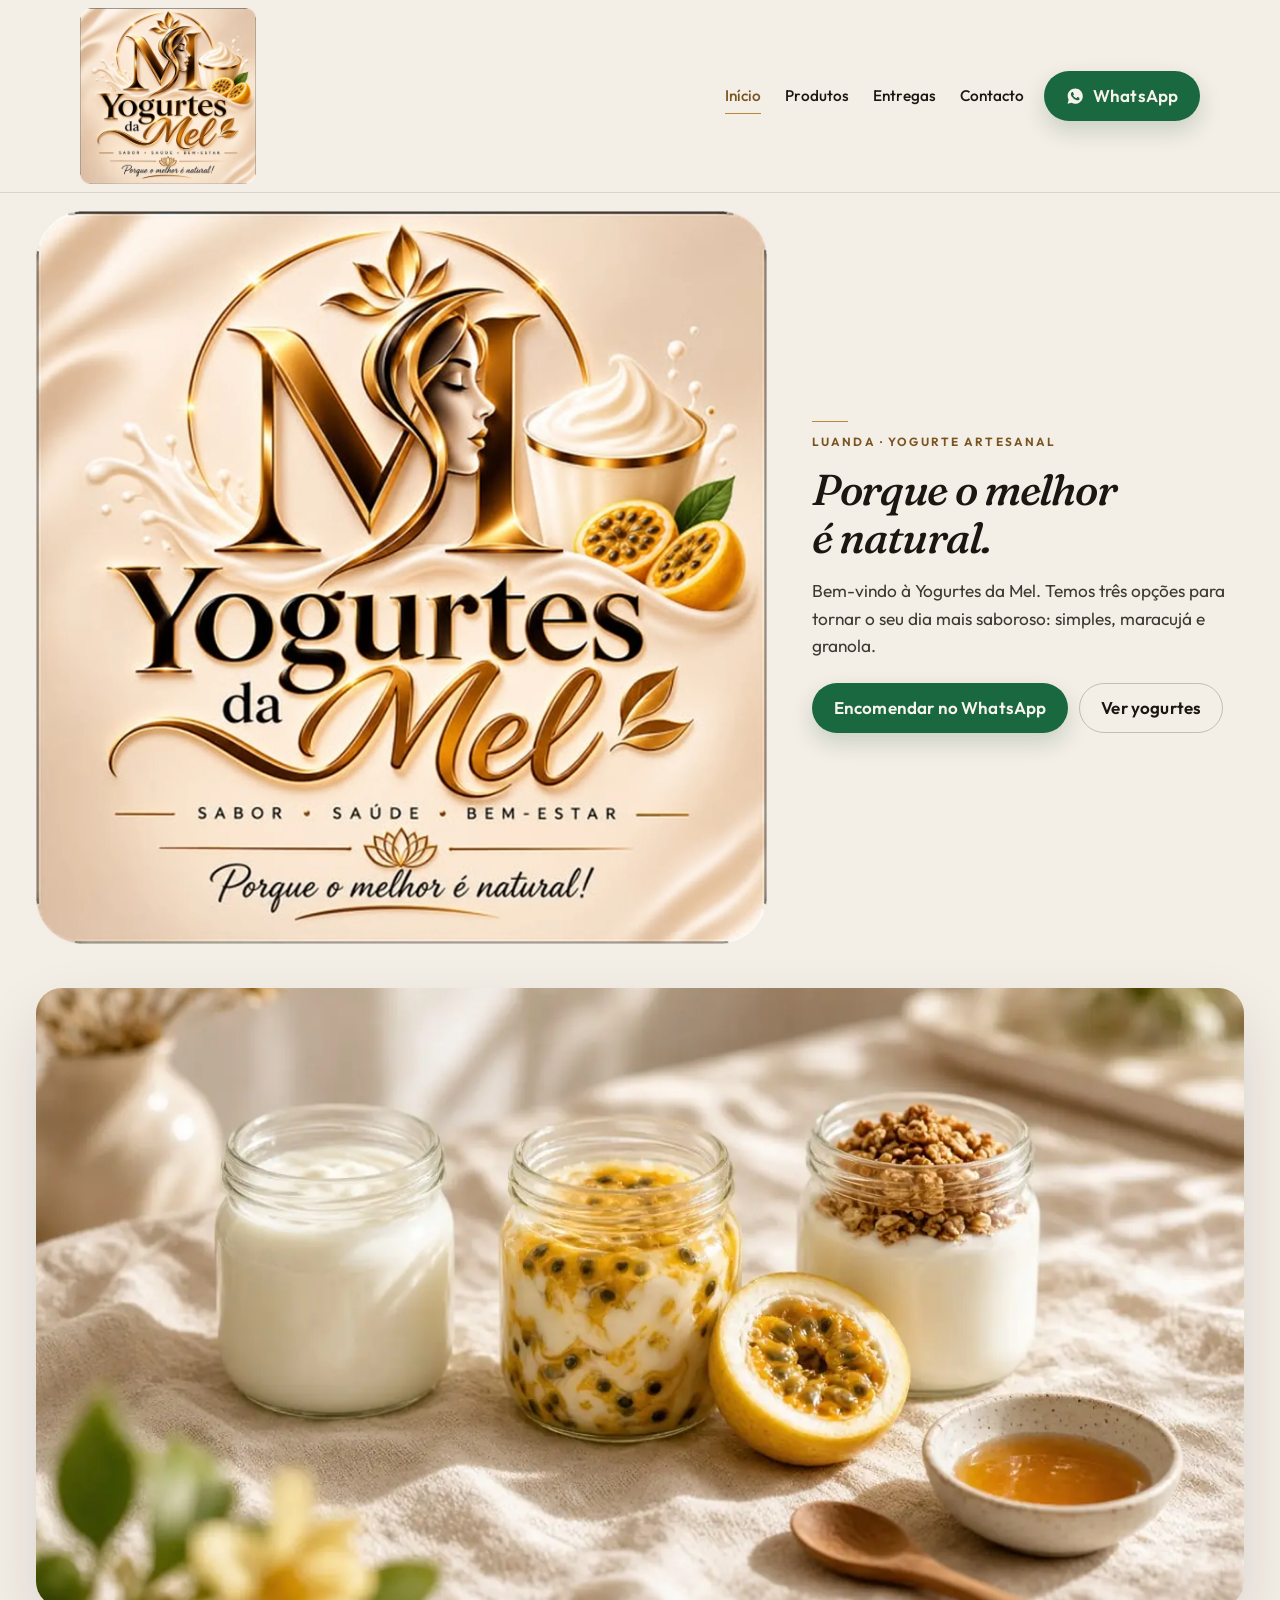
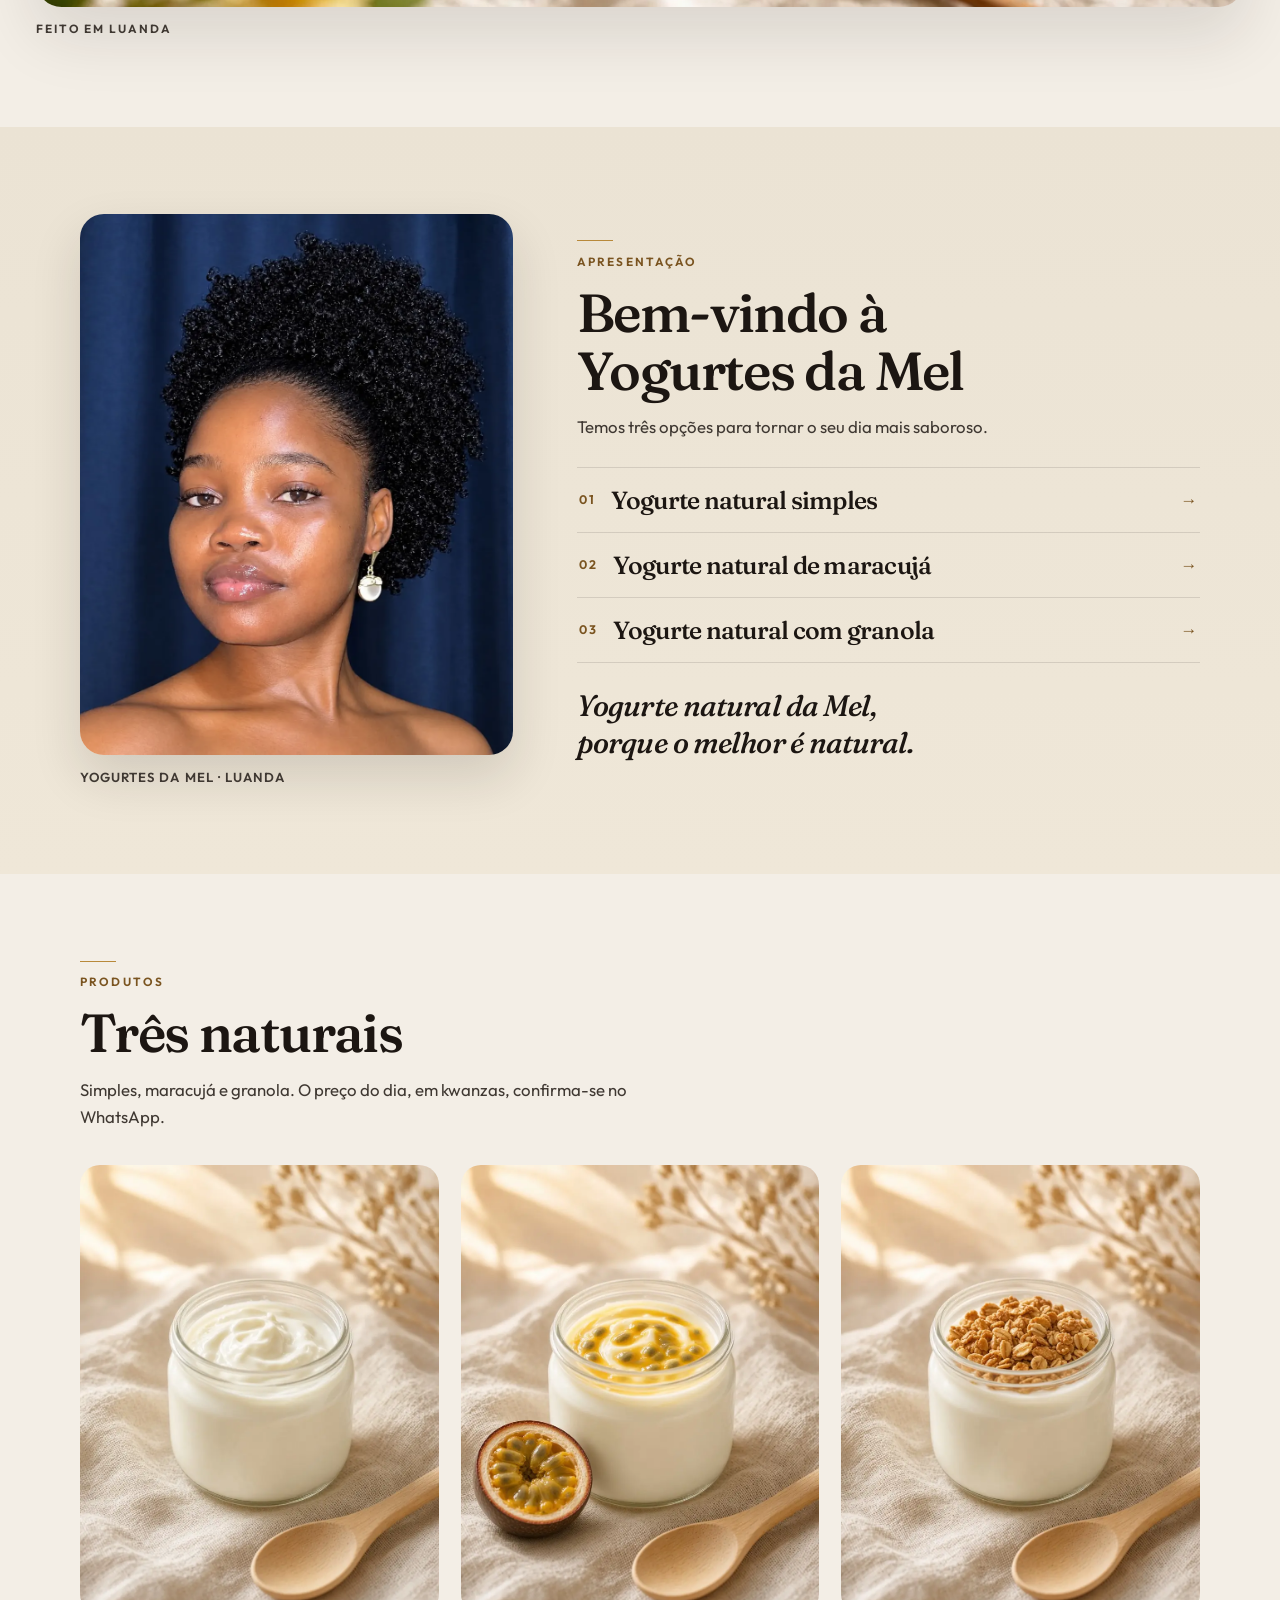
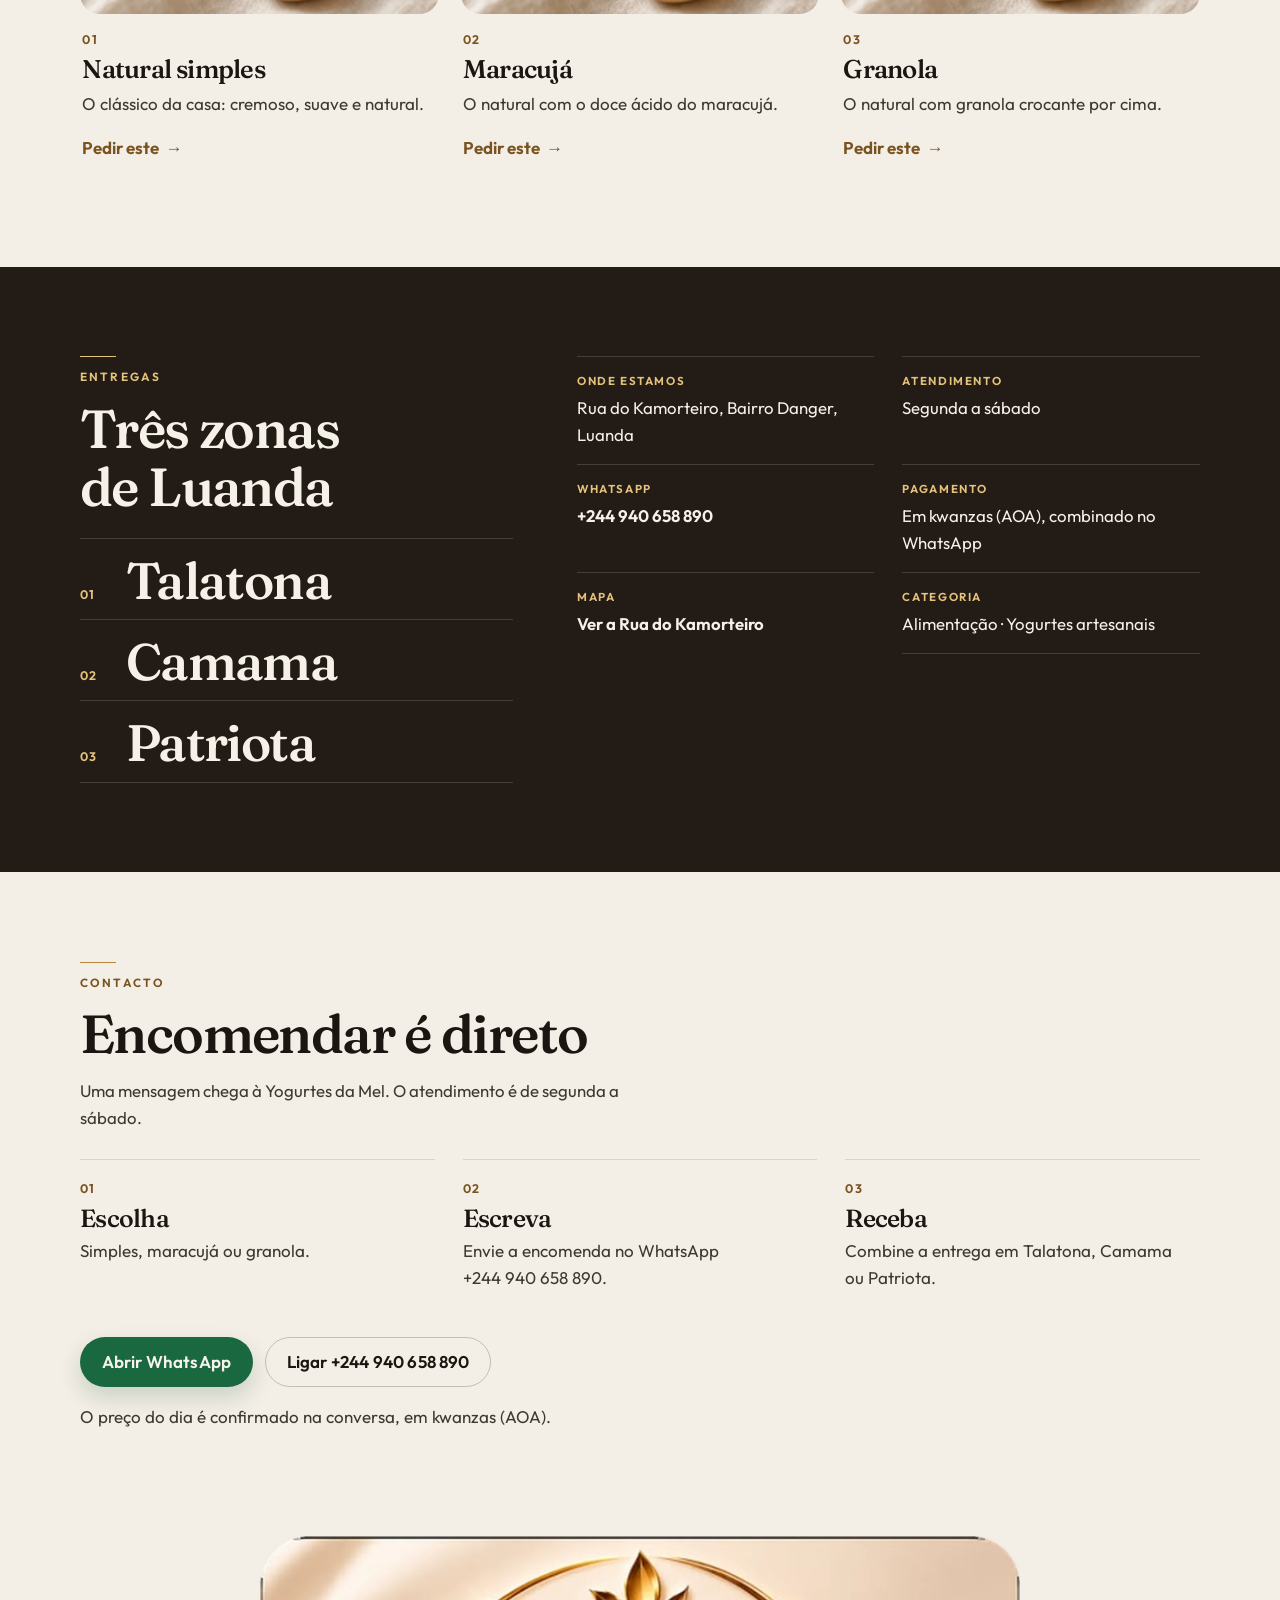
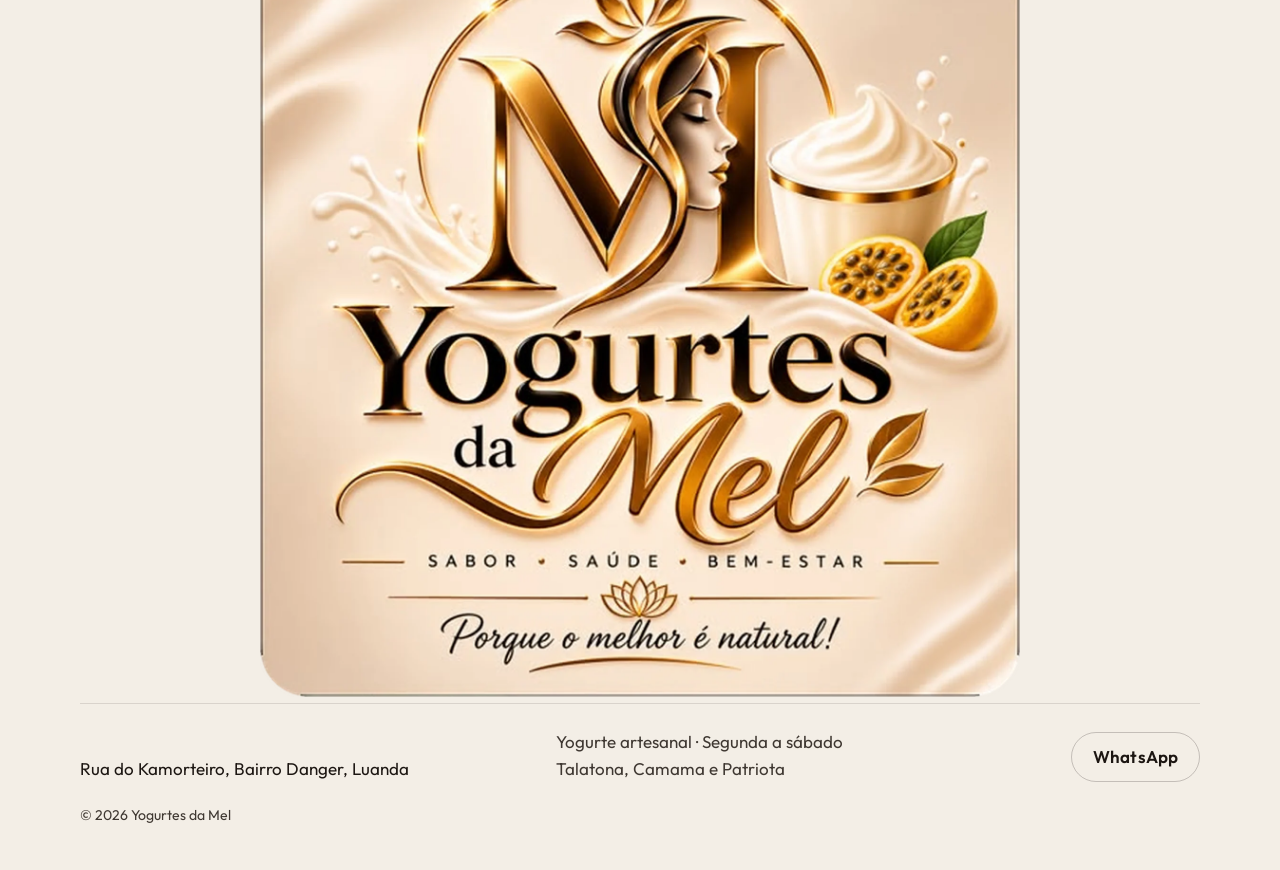
<file: index.html>
<!DOCTYPE html>
<html lang="pt">
  <head>
    <meta charset="utf-8">
    <meta name="viewport" content="width=device-width, initial-scale=1">
    <title>Yogurtes da Mel | Yogurte artesanal em Luanda</title>
    <meta name="description" content="Yogurte artesanal em Luanda: natural simples, maracujá e granola. Entregas em Talatona, Camama e Patriota. Encomende pelo WhatsApp.">
    <meta name="theme-color" content="#f7f1e8">
    <meta name="geo.region" content="AO-LUA">
    <meta name="geo.placename" content="Luanda">
    <meta property="og:locale" content="pt_AO">
    <meta property="og:type" content="website">
    <meta property="og:title" content="Yogurtes da Mel">
    <meta property="og:description" content="Yogurte natural simples, de maracujá e com granola. Entregas em Talatona, Camama e Patriota.">
    <meta property="og:image" content="images/capa.jpg">
    <meta name="twitter:card" content="summary_large_image">
    <link rel="icon" href="favicon.svg" type="image/svg+xml">
    <link rel="apple-touch-icon" href="images/icon-180.png">
    <link rel="manifest" href="site.webmanifest">
    <link rel="preload" as="image" href="logos/logo.webp" type="image/webp" fetchpriority="high">
    <link rel="preload" as="image" href="images/capa.webp" type="image/webp">
    <link rel="stylesheet" href="css/styles.css">
    <script type="application/ld+json">
      {
        "@context": "https://schema.org",
        "@type": "FoodEstablishment",
        "name": "Yogurtes da Mel",
        "image": "images/capa.jpg",
        "description": "Yogurte artesanal em Luanda. Natural simples, de maracujá e com granola.",
        "servesCuisine": "Yogurte artesanal",
        "address": {
          "@type": "PostalAddress",
          "streetAddress": "Rua do Kamorteiro, Bairro Danger",
          "addressLocality": "Luanda",
          "addressCountry": "AO"
        },
        "telephone": "+244940658890",
        "areaServed": ["Talatona", "Camama", "Patriota"],
        "currenciesAccepted": "AOA",
        "paymentAccepted": "A combinar pelo WhatsApp",
        "sameAs": ["https://wa.me/244940658890"],
        "makesOffer": [
          {
            "@type": "Offer",
            "priceCurrency": "AOA",
            "itemOffered": { "@type": "Product", "name": "Yogurte natural simples" }
          },
          {
            "@type": "Offer",
            "priceCurrency": "AOA",
            "itemOffered": { "@type": "Product", "name": "Yogurte natural de maracujá" }
          },
          {
            "@type": "Offer",
            "priceCurrency": "AOA",
            "itemOffered": { "@type": "Product", "name": "Yogurte natural com granola" }
          }
        ]
      }
    </script>
  </head>
  <body>
    <a class="skip" href="#conteudo">Saltar para o conteúdo</a>
    <header class="site-header">
      <div class="wrap header-inner">
        <a class="brand" href="#inicio">
          <picture>
            <source srcset="logos/logo.webp" type="image/webp">
            <img src="logos/logo.png" width="960" height="962" alt="Yogurtes da Mel">
          </picture>
        </a>
        <button class="nav-toggle" type="button" aria-expanded="false" aria-controls="menu">Menu</button>
        <nav id="menu" class="site-nav" aria-label="Secções">
          <a href="#inicio">Início</a>
          <a href="#produtos">Produtos</a>
          <a href="#entregas">Entregas</a>
          <a href="#contacto">Contacto</a>
          <a class="btn btn-leaf nav-wa" href="https://wa.me/244940658890?text=Ol%C3%A1%2C%20Yogurtes%20da%20Mel!%20Gostaria%20de%20fazer%20uma%20encomenda.">WhatsApp</a>
        </nav>
        <a class="btn btn-leaf header-cta" href="https://wa.me/244940658890?text=Ol%C3%A1%2C%20Yogurtes%20da%20Mel!%20Gostaria%20de%20fazer%20uma%20encomenda.">
          <svg viewBox="0 0 24 24" aria-hidden="true"><path fill="currentColor" d="M12.04 2C6.58 2 2.15 6.4 2.15 11.83c0 1.74.46 3.44 1.34 4.94L2 22l5.39-1.41a10 10 0 0 0 4.65 1.18h.01c5.46 0 9.89-4.4 9.89-9.83C21.94 6.4 17.5 2 12.04 2zm5.76 14.05c-.24.68-1.4 1.25-1.94 1.33-.5.07-1.12.1-1.81-.11-.41-.13-.95-.31-1.63-.61-2.87-1.24-4.74-4.13-4.88-4.32-.14-.19-1.16-1.54-1.16-2.94s.73-2.08 1-2.37c.24-.27.64-.4 1.02-.4.12 0 .23 0 .33.01.29.01.43.03.62.48.24.57.82 1.99.89 2.14.07.14.12.32.02.51-.09.19-.14.31-.27.48-.13.16-.28.36-.4.48-.13.13-.27.28-.12.54.16.27.7 1.15 1.5 1.86 1.03.92 1.9 1.2 2.17 1.34.27.13.43.11.59-.07.16-.18.68-.79.86-1.06.18-.27.36-.22.6-.13.24.09 1.53.72 1.79.85.26.13.44.2.5.31.07.11.07.64-.17 1.32z"/></svg>
          WhatsApp
        </a>
      </div>
    </header>

    <main id="conteudo">
      <section class="hero" id="inicio">
        <div class="hero-layout">
          <h1 class="hero-logo">
            <picture>
              <source srcset="logos/logo.webp" type="image/webp">
              <img src="logos/logo.png" width="960" height="962" alt="Yogurtes da Mel" fetchpriority="high">
            </picture>
          </h1>
          <div class="hero-copy">
            <p class="eyebrow">Luanda · Yogurte artesanal</p>
            <p class="tagline">Porque o melhor é natural.</p>
            <p class="lede">Bem-vindo à Yogurtes da Mel. Temos três opções para tornar o seu dia mais saboroso: simples, maracujá e granola.</p>
            <div class="actions">
              <a class="btn btn-leaf" href="https://wa.me/244940658890?text=Ol%C3%A1%2C%20Yogurtes%20da%20Mel!%20Gostaria%20de%20fazer%20uma%20encomenda.">Encomendar no WhatsApp</a>
              <a class="btn btn-ghost" href="#produtos">Ver yogurtes</a>
            </div>
          </div>
        </div>
        <figure class="hero-photo">
          <picture>
            <source srcset="images/capa.webp" type="image/webp">
            <img src="images/capa.jpg" width="1280" height="720" alt="Três frascos de yogurte natural da Mel: simples, maracujá e granola, sobre uma mesa de linho.">
          </picture>
          <figcaption class="chip">Feito em Luanda</figcaption>
        </figure>
      </section>

      <section class="section" id="marca" aria-labelledby="marca-titulo">
        <div class="wrap split">
          <figure class="portrait">
            <picture>
              <source srcset="images/perfil.webp" type="image/webp">
              <img src="images/perfil.jpg" width="1080" height="1203" alt="Fotografia de perfil de Yogurtes da Mel." loading="lazy">
            </picture>
            <figcaption>Yogurtes da Mel · Luanda</figcaption>
          </figure>
          <div>
            <p class="eyebrow">Apresentação</p>
            <h2 id="marca-titulo">Bem-vindo à Yogurtes da Mel</h2>
            <p class="section-intro">Temos três opções para tornar o seu dia mais saboroso.</p>
            <ol class="option-list">
              <li>
                <a href="#simples">
                  <span class="num">01</span>
                  <strong>Yogurte natural simples</strong>
                  <span class="arrow" aria-hidden="true">→</span>
                </a>
              </li>
              <li>
                <a href="#maracuja">
                  <span class="num">02</span>
                  <strong>Yogurte natural de maracujá</strong>
                  <span class="arrow" aria-hidden="true">→</span>
                </a>
              </li>
              <li>
                <a href="#granola">
                  <span class="num">03</span>
                  <strong>Yogurte natural com granola</strong>
                  <span class="arrow" aria-hidden="true">→</span>
                </a>
              </li>
            </ol>
            <p class="sign">Yogurte natural da Mel, porque o melhor é natural.</p>
          </div>
        </div>
      </section>

      <section class="section" id="produtos" aria-labelledby="produtos-titulo">
        <div class="wrap">
          <div class="section-head">
            <p class="eyebrow">Produtos</p>
            <h2 id="produtos-titulo">Três naturais</h2>
            <p class="section-intro">Simples, maracujá e granola. O preço do dia, em kwanzas, confirma-se no WhatsApp.</p>
          </div>
          <div class="product-grid">
            <article class="card" id="simples">
              <picture>
                <source srcset="images/simples.webp" type="image/webp">
                <img src="images/simples.jpg" width="864" height="1152" alt="Yogurte natural simples num frasco de vidro." loading="lazy">
              </picture>
              <div class="card-body">
                <span class="num">01</span>
                <h3>Natural simples</h3>
                <p>O clássico da casa: cremoso, suave e natural.</p>
                <a class="order-link" href="https://wa.me/244940658890?text=Ol%C3%A1%2C%20Yogurtes%20da%20Mel!%20Quero%20encomendar%20yogurte%20natural%20simples.">Pedir este <span aria-hidden="true">→</span></a>
              </div>
            </article>
            <article class="card" id="maracuja">
              <picture>
                <source srcset="images/maracuja.webp" type="image/webp">
                <img src="images/maracuja.jpg" width="864" height="1152" alt="Yogurte natural de maracujá com polpa e um maracujá cortado ao lado." loading="lazy">
              </picture>
              <div class="card-body">
                <span class="num">02</span>
                <h3>Maracujá</h3>
                <p>O natural com o doce ácido do maracujá.</p>
                <a class="order-link" href="https://wa.me/244940658890?text=Ol%C3%A1%2C%20Yogurtes%20da%20Mel!%20Quero%20encomendar%20yogurte%20natural%20de%20maracuj%C3%A1.">Pedir este <span aria-hidden="true">→</span></a>
              </div>
            </article>
            <article class="card" id="granola">
              <picture>
                <source srcset="images/granola.webp" type="image/webp">
                <img src="images/granola.jpg" width="864" height="1152" alt="Yogurte natural coberto com granola." loading="lazy">
              </picture>
              <div class="card-body">
                <span class="num">03</span>
                <h3>Granola</h3>
                <p>O natural com granola crocante por cima.</p>
                <a class="order-link" href="https://wa.me/244940658890?text=Ol%C3%A1%2C%20Yogurtes%20da%20Mel!%20Quero%20encomendar%20yogurte%20natural%20com%20granola.">Pedir este <span aria-hidden="true">→</span></a>
              </div>
            </article>
          </div>
        </div>
      </section>

      <section class="band" id="entregas" aria-labelledby="entregas-titulo">
        <div class="wrap band-grid">
          <div>
            <p class="eyebrow">Entregas</p>
            <h2 id="entregas-titulo">Três zonas de Luanda</h2>
            <ol class="zones">
              <li><span class="num">01</span><span class="zone-name">Talatona</span></li>
              <li><span class="num">02</span><span class="zone-name">Camama</span></li>
              <li><span class="num">03</span><span class="zone-name">Patriota</span></li>
            </ol>
          </div>
          <dl class="facts">
            <div>
              <dt>Onde estamos</dt>
              <dd>Rua do Kamorteiro, Bairro Danger, Luanda</dd>
            </div>
            <div>
              <dt>Atendimento</dt>
              <dd>Segunda a sábado</dd>
            </div>
            <div>
              <dt>WhatsApp</dt>
              <dd><a href="tel:+244940658890">+244 940 658 890</a></dd>
            </div>
            <div>
              <dt>Pagamento</dt>
              <dd>Em kwanzas (AOA), combinado no WhatsApp</dd>
            </div>
            <div>
              <dt>Mapa</dt>
              <dd><a href="https://www.google.com/maps/search/?api=1&amp;query=Rua%20do%20Kamorteiro%2C%20Bairro%20Danger%2C%20Luanda%2C%20Angola" rel="noopener noreferrer">Ver a Rua do Kamorteiro</a></dd>
            </div>
            <div>
              <dt>Categoria</dt>
              <dd>Alimentação · Yogurtes artesanais</dd>
            </div>
          </dl>
        </div>
      </section>

      <section class="section" id="contacto" aria-labelledby="contacto-titulo">
        <div class="wrap">
          <p class="eyebrow">Contacto</p>
          <h2 id="contacto-titulo">Encomendar é direto</h2>
          <p class="section-intro">Uma mensagem chega à Yogurtes da Mel. O atendimento é de segunda a sábado.</p>
          <div class="steps">
            <article class="step">
              <span class="num">01</span>
              <strong>Escolha</strong>
              <p>Simples, maracujá ou granola.</p>
            </article>
            <article class="step">
              <span class="num">02</span>
              <strong>Escreva</strong>
              <p>Envie a encomenda no WhatsApp <span class="nowrap">+244 940 658 890</span>.</p>
            </article>
            <article class="step">
              <span class="num">03</span>
              <strong>Receba</strong>
              <p>Combine a entrega em Talatona, Camama ou Patriota.</p>
            </article>
          </div>
          <div class="contact-actions">
            <a class="btn btn-leaf" href="https://wa.me/244940658890?text=Ol%C3%A1%2C%20Yogurtes%20da%20Mel!%20Gostaria%20de%20fazer%20uma%20encomenda.">Abrir WhatsApp</a>
            <a class="btn btn-ghost" href="tel:+244940658890">Ligar +244 940 658 890</a>
          </div>
          <p class="pay-note">O preço do dia é confirmado na conversa, em kwanzas (AOA).</p>
        </div>
      </section>
    </main>

    <footer class="site-footer">
      <div class="wrap footer-logo">
        <picture>
          <source srcset="logos/logo.webp" type="image/webp">
          <img src="logos/logo.png" width="960" height="962" alt="Logotipo Yogurtes da Mel">
        </picture>
      </div>
      <div class="wrap footer-grid">
        <p>Rua do Kamorteiro, Bairro Danger, Luanda</p>
        <p class="footer-note">Yogurte artesanal · Segunda a sábado<br>Talatona, Camama e Patriota</p>
        <a class="btn btn-ghost" href="https://wa.me/244940658890?text=Ol%C3%A1%2C%20Yogurtes%20da%20Mel!%20Gostaria%20de%20fazer%20uma%20encomenda.">WhatsApp</a>
      </div>
      <p class="legal">© <span id="year">2026</span> Yogurtes da Mel</p>
    </footer>

    <div class="mobile-order is-hidden">
      <a class="btn btn-leaf" href="https://wa.me/244940658890?text=Ol%C3%A1%2C%20Yogurtes%20da%20Mel!%20Gostaria%20de%20fazer%20uma%20encomenda.">Encomendar no WhatsApp</a>
    </div>
    <script src="js/main.js"></script>
  </body>
</html>
</file>
<file: css/styles.css>
@font-face {
  font-family: "Fraunces";
  font-style: normal;
  font-weight: 100 900;
  font-display: swap;
  src: url("../fonts/fraunces-latin.woff2") format("woff2");
}

@font-face {
  font-family: "Fraunces";
  font-style: italic;
  font-weight: 100 900;
  font-display: swap;
  src: url("../fonts/fraunces-latin-italic.woff2") format("woff2");
}

@font-face {
  font-family: "Outfit";
  font-style: normal;
  font-weight: 100 900;
  font-display: swap;
  src: url("../fonts/outfit-latin.woff2") format("woff2");
}

:root {
  --paper: #f3eee6;
  --paper-deep: #e9e0d0;
  --card: #fbf8f3;
  --ink: #1c1612;
  --muted: #3f3832;
  --line: rgba(28, 22, 18, 0.12);
  --gold: #b8893a;
  --gold-deep: #7a5420;
  --leaf: #1a6840;
  --leaf-dark: #114d2e;
  --cocoa: #221b16;
  --on-cocoa: #f6f1e8;
  --on-cocoa-soft: #e7d8c6;
  --pad: clamp(1.2rem, 4vw, 2.25rem);
  --wrap: 1120px;
  --header: 9.6rem;
  --radius: 1.35rem;
  color-scheme: light;
}

*,
*::before,
*::after {
  box-sizing: border-box;
}

html {
  scroll-behavior: smooth;
}

body {
  margin: 0;
  background:
    radial-gradient(720px 280px at 50% -40px, rgba(184, 137, 58, 0.16), transparent 70%),
    var(--paper);
  color: var(--ink);
  font-family: "Outfit", "Segoe UI", sans-serif;
  font-size: 1.0625rem;
  line-height: 1.6;
}

body.menu-open {
  overflow: hidden;
}

img {
  max-width: 100%;
  height: auto;
  display: block;
}

h1,
h2,
h3,
.zone-name,
.sign,
.tagline,
.option-list strong,
.step strong {
  font-family: "Fraunces", Georgia, "Times New Roman", serif;
  font-weight: 560;
  letter-spacing: -0.03em;
  line-height: 1.08;
  text-wrap: balance;
}

h1,
h2,
h3,
p {
  margin: 0;
}

a {
  color: inherit;
}

::selection {
  background: rgba(184, 137, 58, 0.28);
}

:focus-visible {
  outline: 2px solid var(--gold-deep);
  outline-offset: 3px;
}

.skip {
  position: absolute;
  left: 1rem;
  top: -4rem;
  z-index: 80;
  background: var(--ink);
  color: var(--card);
  padding: 0.6rem 1rem;
  border-radius: 999px;
  text-decoration: none;
}

.skip:focus {
  top: 0.7rem;
}

.wrap {
  width: min(var(--wrap), calc(100% - var(--pad) * 2));
  margin-inline: auto;
}

.eyebrow {
  margin: 0 0 0.85rem;
  color: var(--gold-deep);
  font-size: 0.74rem;
  font-weight: 650;
  letter-spacing: 0.18em;
  text-transform: uppercase;
}

.eyebrow::before {
  content: "";
  display: block;
  width: 2.25rem;
  height: 1px;
  margin-bottom: 0.7rem;
  background: var(--gold);
}

.lede,
.section-intro,
.sign,
.fact dd,
.step p,
.card p,
.footer-note {
  color: var(--muted);
}

.site-header {
  position: sticky;
  top: 0;
  z-index: 50;
  background: var(--paper);
  border-bottom: 1px solid var(--line);
}

.header-inner {
  display: flex;
  align-items: center;
  gap: 0.9rem;
  min-height: var(--header);
  padding-block: 0.45rem;
}

.brand,
.nav-toggle,
.header-cta {
  position: relative;
  z-index: 2;
}

.brand {
  display: flex;
  align-items: center;
  text-decoration: none;
  margin-right: auto;
  min-width: 0;
  line-height: 0;
}

.brand picture {
  display: block;
  width: 132px;
}

.brand img {
  width: 100%;
  height: auto;
}

.nav-toggle {
  display: none;
  min-height: 44px;
  padding: 0 0.95rem;
  border: 1px solid var(--line);
  border-radius: 999px;
  background: var(--card);
  color: var(--ink);
  font: inherit;
  font-weight: 600;
  cursor: pointer;
}

.site-nav {
  display: flex;
  align-items: center;
  gap: 1.5rem;
}

.site-nav a {
  text-decoration: none;
  font-size: 0.96rem;
  font-weight: 500;
  padding: 0.35rem 0;
}

.site-nav a:hover,
.site-nav a[aria-current="true"] {
  color: var(--gold-deep);
}

.site-nav a[aria-current="true"] {
  box-shadow: inset 0 -1px 0 var(--gold);
}

.site-nav .nav-wa {
  display: none;
}

section[id],
article[id] {
  scroll-margin-top: calc(var(--header) + 0.85rem);
}

.btn {
  display: inline-flex;
  align-items: center;
  justify-content: center;
  gap: 0.55rem;
  min-height: 50px;
  padding: 0.75rem 1.3rem;
  border-radius: 999px;
  border: 1px solid transparent;
  text-decoration: none;
  font-weight: 600;
  letter-spacing: 0.01em;
  line-height: 1.2;
}

.btn svg {
  width: 1.15rem;
  height: 1.15rem;
  flex: none;
}

.btn-leaf {
  background: var(--leaf);
  color: #f7f3ec;
  box-shadow: 0 10px 22px rgba(17, 77, 46, 0.18);
}

.btn-leaf:hover {
  background: var(--leaf-dark);
}

.btn-ghost {
  background: transparent;
  color: var(--ink);
  border-color: rgba(28, 22, 18, 0.22);
}

.btn-ghost:hover {
  background: rgba(28, 22, 18, 0.04);
}

.btn-light {
  background: var(--gold);
  color: #241c16;
}

.btn-light:hover {
  background: #d4a85a;
}

.header-cta {
  margin-left: 0.35rem;
}

.hero {
  padding-bottom: clamp(3.2rem, 7vw, 5.5rem);
}

.hero-layout {
  width: min(1320px, calc(100% - var(--pad) * 2));
  margin-inline: auto;
  display: grid;
  gap: 0.4rem;
  align-items: center;
  padding-top: 0.35rem;
}

h1.hero-logo {
  width: 100%;
  max-width: none;
  margin: 0;
  line-height: 0;
}

h1.hero-logo picture {
  display: block;
  width: min(100%, 680px);
  margin-inline: auto;
}

h1.hero-logo img {
  width: 100%;
  height: auto;
}

.hero-copy {
  text-align: center;
  padding-top: 0.2rem;
}

.hero-copy .eyebrow::before {
  margin-inline: auto;
}

.hero-photo {
  margin: clamp(1.75rem, 4vw, 2.75rem) 0 0;
}

.hero-photo img,
.portrait img,
.card img {
  width: 100%;
  height: auto;
  object-fit: cover;
}

.hero-photo img {
  aspect-ratio: 16 / 10;
  border-radius: 0;
}

.chip {
  width: min(var(--wrap), calc(100% - var(--pad) * 2));
  margin: 0.8rem auto 0;
  color: var(--muted);
  font-size: 0.74rem;
  font-weight: 650;
  letter-spacing: 0.16em;
  text-align: center;
  text-transform: uppercase;
}

.tagline {
  margin-inline: auto;
  max-width: 16ch;
  font-style: italic;
  font-weight: 500;
  font-size: clamp(1.85rem, 4vw, 2.7rem);
  letter-spacing: -0.03em;
  line-height: 1.12;
}

.lede {
  max-width: 38rem;
  margin-top: 0.9rem;
  font-size: 1.08rem;
}

.hero-copy .lede {
  margin-inline: auto;
}

.actions {
  display: flex;
  flex-wrap: wrap;
  gap: 0.7rem;
  margin-top: 1.45rem;
}

.hero-copy .actions {
  justify-content: center;
}

.section {
  padding-bottom: clamp(3.6rem, 8vw, 6.2rem);
}

#marca {
  background: linear-gradient(180deg, #ebe3d4 0%, #efe7d8 100%);
  padding: clamp(3.2rem, 7vw, 5.4rem) 0;
  margin-bottom: clamp(3.2rem, 7vw, 5.4rem);
}

.split {
  display: grid;
  gap: 1.75rem;
  align-items: center;
}

.portrait {
  margin: 0;
}

.portrait img {
  aspect-ratio: 4 / 5;
  object-position: center 16%;
  border-radius: 1.5rem;
  box-shadow: 0 22px 50px rgba(36, 28, 22, 0.14);
}

.portrait figcaption {
  margin-top: 0.75rem;
  color: var(--muted);
  font-size: 0.82rem;
  font-weight: 600;
  letter-spacing: 0.08em;
  text-transform: uppercase;
}

h1 {
  font-size: clamp(2.7rem, 7vw, 4.5rem);
  max-width: 12ch;
}

h2 {
  font-size: clamp(2.2rem, 5vw, 3.35rem);
  max-width: 16ch;
}

.section-intro {
  max-width: 36rem;
  margin-top: 0.85rem;
  font-size: 1.05rem;
}

.option-list {
  list-style: none;
  margin: 1.6rem 0 0;
  padding: 0;
}

.option-list li {
  border-top: 1px solid var(--line);
}

.option-list li:last-child {
  border-bottom: 1px solid var(--line);
}

.option-list a {
  display: grid;
  grid-template-columns: auto 1fr auto;
  gap: 0.95rem;
  align-items: center;
  min-height: 64px;
  padding: 0.95rem 0.15rem;
  text-decoration: none;
}

.option-list strong {
  font-size: clamp(1.25rem, 2vw, 1.55rem);
  font-weight: 540;
}

.option-list a:hover strong {
  color: var(--gold-deep);
}

.option-list a:hover .arrow {
  transform: translateX(4px);
}

.num {
  color: var(--gold-deep);
  font-size: 0.78rem;
  font-weight: 650;
  letter-spacing: 0.12em;
}

.arrow {
  color: var(--gold-deep);
  transition: transform 0.2s ease;
}

.sign {
  margin-top: 1.5rem;
  max-width: 22ch;
  font-style: italic;
  font-size: clamp(1.4rem, 2.6vw, 1.85rem);
  font-weight: 500;
  line-height: 1.25;
  color: var(--ink);
}

.section-head {
  max-width: 40rem;
  margin-bottom: clamp(1.5rem, 3vw, 2.15rem);
}

.product-grid {
  display: grid;
  gap: 1.75rem;
}

.card {
  display: flex;
  flex-direction: column;
  background: transparent;
}

.card picture {
  display: block;
  overflow: hidden;
  border-radius: 1.25rem;
  background: var(--paper-deep);
}

.card img {
  aspect-ratio: 4 / 5;
  transition: transform 0.55s ease;
}

.card:hover img {
  transform: scale(1.035);
}

.card-body {
  display: flex;
  flex-direction: column;
  gap: 0.4rem;
  flex: 1;
  padding: 1rem 0.15rem 0;
}

.card h3 {
  font-size: clamp(1.6rem, 2vw, 1.95rem);
}

.card p {
  max-width: 34ch;
}

.order-link {
  display: inline-flex;
  align-items: center;
  gap: 0.4rem;
  min-height: 44px;
  margin-top: auto;
  padding-top: 0.25rem;
  color: var(--gold-deep);
  font-weight: 650;
  text-decoration: none;
}

.order-link span {
  transition: transform 0.2s ease;
}

.order-link:hover span {
  transform: translateX(4px);
}

.band {
  background: var(--cocoa);
  color: var(--on-cocoa);
  padding: clamp(3.4rem, 8vw, 5.6rem) 0;
  margin-bottom: clamp(3.4rem, 8vw, 5.6rem);
}

.band .eyebrow {
  color: #e4c27a;
}

.band .eyebrow::before {
  background: #e4c27a;
}

.band-grid {
  display: grid;
  gap: 2.25rem;
}

.zones {
  list-style: none;
  margin: 1.35rem 0 0;
  padding: 0;
}

.zones li {
  display: grid;
  grid-template-columns: 2.5rem 1fr;
  gap: 0.35rem;
  align-items: baseline;
  border-top: 1px solid rgba(247, 241, 232, 0.16);
  padding: 0.85rem 0 0.7rem;
}

.zones li:last-child {
  border-bottom: 1px solid rgba(247, 241, 232, 0.16);
}

.zone-name {
  font-size: clamp(2.05rem, 4.6vw, 3.2rem);
}

.zones .num {
  color: #e4c27a;
}

.facts {
  display: grid;
  gap: 0;
  margin: 0;
  align-content: start;
}

.facts div {
  padding: 0.95rem 0;
  border-top: 1px solid rgba(247, 241, 232, 0.16);
}

.facts div:last-child {
  border-bottom: 1px solid rgba(247, 241, 232, 0.16);
}

.facts dt {
  color: #e4c27a;
  font-size: 0.72rem;
  font-weight: 650;
  letter-spacing: 0.14em;
  text-transform: uppercase;
}

.facts dd {
  margin: 0.28rem 0 0;
  color: var(--on-cocoa);
  font-size: 1.05rem;
}

.facts a {
  text-decoration: none;
  font-weight: 650;
  text-underline-offset: 0.18em;
}

.facts a:hover {
  text-decoration: underline;
}

.steps {
  display: grid;
  gap: 0;
  margin-top: 1.7rem;
}

.step {
  padding: 1.2rem 0 1.25rem;
  border-top: 1px solid var(--line);
}

.step .num {
  display: block;
  margin-bottom: 0.4rem;
}

.step strong {
  display: block;
  margin-bottom: 0.3rem;
  font-size: 1.55rem;
  font-weight: 540;
}

.contact-actions {
  display: flex;
  flex-wrap: wrap;
  gap: 0.75rem;
  align-items: center;
  margin-top: 1.6rem;
}

.pay-note {
  margin: 1rem 0 0;
  max-width: 40rem;
  color: var(--muted);
}

.nowrap {
  white-space: nowrap;
}

.site-footer {
  padding: 0.4rem 0 2.75rem;
  text-align: center;
}

.footer-logo {
  display: flex;
  justify-content: center;
}

.footer-logo picture {
  display: block;
  width: min(760px, 100%);
}

.footer-logo img {
  width: 100%;
  height: auto;
}

.footer-grid {
  display: grid;
  gap: 0.85rem;
  justify-items: center;
  margin-top: 0.35rem;
  padding-top: 1.35rem;
  border-top: 1px solid var(--line);
}

.footer-note {
  margin-top: 0.15rem;
}

.legal {
  width: min(var(--wrap), calc(100% - var(--pad) * 2));
  margin: 1.35rem auto 0;
  color: var(--muted);
  font-size: 0.88rem;
}

.mobile-order {
  display: none;
}

.missing {
  min-height: 100svh;
  display: grid;
  align-content: center;
  gap: 1rem;
  padding: 2rem 0 4rem;
}

@media (max-width: 1040px) {
  :root {
    --header: 9.4rem;
  }

  .brand picture {
    width: 124px;
  }

  .nav-toggle {
    display: inline-flex;
  }

  .header-cta {
    display: none;
  }

  .site-nav {
    position: fixed;
    inset: 0;
    z-index: 40;
    flex-direction: column;
    align-items: flex-start;
    justify-content: flex-start;
    gap: 0.15rem;
    padding: calc(var(--header) + 1.35rem) var(--pad) 2rem;
    background: #f3eee6;
    visibility: hidden;
    opacity: 0;
    pointer-events: none;
  }

  .site-nav.is-open {
    visibility: visible;
    opacity: 1;
    pointer-events: auto;
    z-index: 1;
  }

  .site-nav a {
    font-family: "Fraunces", Georgia, serif;
    font-size: clamp(2rem, 8vw, 2.6rem);
    font-weight: 540;
    letter-spacing: -0.03em;
    line-height: 1.15;
    width: 100%;
    padding: 0.45rem 0;
    border-bottom: 1px solid var(--line);
  }

  .site-nav a[aria-current="true"] {
    box-shadow: none;
  }

  .site-nav .nav-wa {
    display: inline-flex;
    justify-content: center;
    width: 100%;
    margin-top: 1.2rem;
    border-bottom: 0;
    font-family: "Outfit", "Segoe UI", sans-serif;
    font-size: 1rem;
    font-weight: 600;
    letter-spacing: 0;
  }

  .mobile-order {
    display: block;
    position: fixed;
    left: 0;
    right: 0;
    bottom: 0;
    z-index: 35;
    padding: 0.7rem var(--pad) calc(0.7rem + env(safe-area-inset-bottom));
    background: rgba(243, 238, 230, 0.94);
    border-top: 1px solid var(--line);
    backdrop-filter: blur(14px);
  }

  .mobile-order .btn {
    width: 100%;
  }

  .mobile-order.is-hidden {
    transform: translateY(110%);
    pointer-events: none;
  }

  body {
    padding-bottom: calc(4.8rem + env(safe-area-inset-bottom));
  }

  body.menu-open .mobile-order {
    display: none;
  }
}

@media (min-width: 1041px) {
  :root {
    --header: 12rem;
  }

  .brand picture {
    width: 176px;
  }

  .hero-layout {
    grid-template-columns: minmax(0, 1.32fr) minmax(300px, 0.78fr);
    gap: clamp(1.5rem, 3.5vw, 3.5rem);
    padding-top: clamp(0.6rem, 2vh, 1.6rem);
  }

  h1.hero-logo picture {
    width: 100%;
    max-width: none;
  }

  .hero-copy {
    text-align: left;
    padding-top: 0;
  }

  .hero-copy .eyebrow::before,
  .hero-copy .lede,
  .hero-copy .tagline,
  .hero-layout .actions {
    margin-left: 0;
  }

  .hero-copy .lede {
    margin-inline: 0;
  }

  .hero-layout .actions {
    justify-content: flex-start;
  }

  .hero-photo {
    width: min(1320px, calc(100% - var(--pad) * 2));
    margin-inline: auto;
  }

  .hero-photo img {
    aspect-ratio: 16 / 8.2;
    border-radius: 1.6rem;
    box-shadow: 0 28px 64px rgba(36, 28, 22, 0.12);
  }

  .chip {
    width: auto;
    margin: 0.85rem 0 0;
    text-align: left;
  }

  .split,
  .band-grid {
    grid-template-columns: 0.82fr 1.18fr;
    gap: clamp(2.2rem, 5vw, 4.5rem);
  }

  .product-grid {
    grid-template-columns: repeat(3, minmax(0, 1fr));
    gap: 1.35rem;
  }

  .steps {
    grid-template-columns: repeat(3, minmax(0, 1fr));
    gap: 1.75rem;
  }

  .step {
    padding-right: 1rem;
  }

  .facts {
    grid-template-columns: 1fr 1fr;
    column-gap: 1.75rem;
  }

  .facts div:nth-child(1),
  .facts div:nth-child(2) {
    border-top: 1px solid rgba(247, 241, 232, 0.16);
  }

  .footer-grid {
    grid-template-columns: 1.2fr 1.3fr auto;
    align-items: end;
    justify-items: start;
    text-align: left;
  }

  .site-footer {
    text-align: left;
  }

  .legal {
    text-align: left;
  }
}

@media (max-width: 420px) {
  .actions,
  .contact-actions {
    flex-direction: column;
  }

  .actions .btn,
  .contact-actions .btn {
    width: 100%;
  }
}

@media (prefers-reduced-motion: reduce) {
  html {
    scroll-behavior: auto;
  }

  *,
  *::before,
  *::after {
    transition: none !important;
    animation: none !important;
  }
}

@media print {
  .site-header,
  .mobile-order,
  .nav-toggle,
  .actions,
  .contact-actions {
    display: none !important;
  }

  body {
    background: white;
    padding: 0;
  }

  .band,
  #marca {
    background: white;
    color: black;
  }
}
</file>
